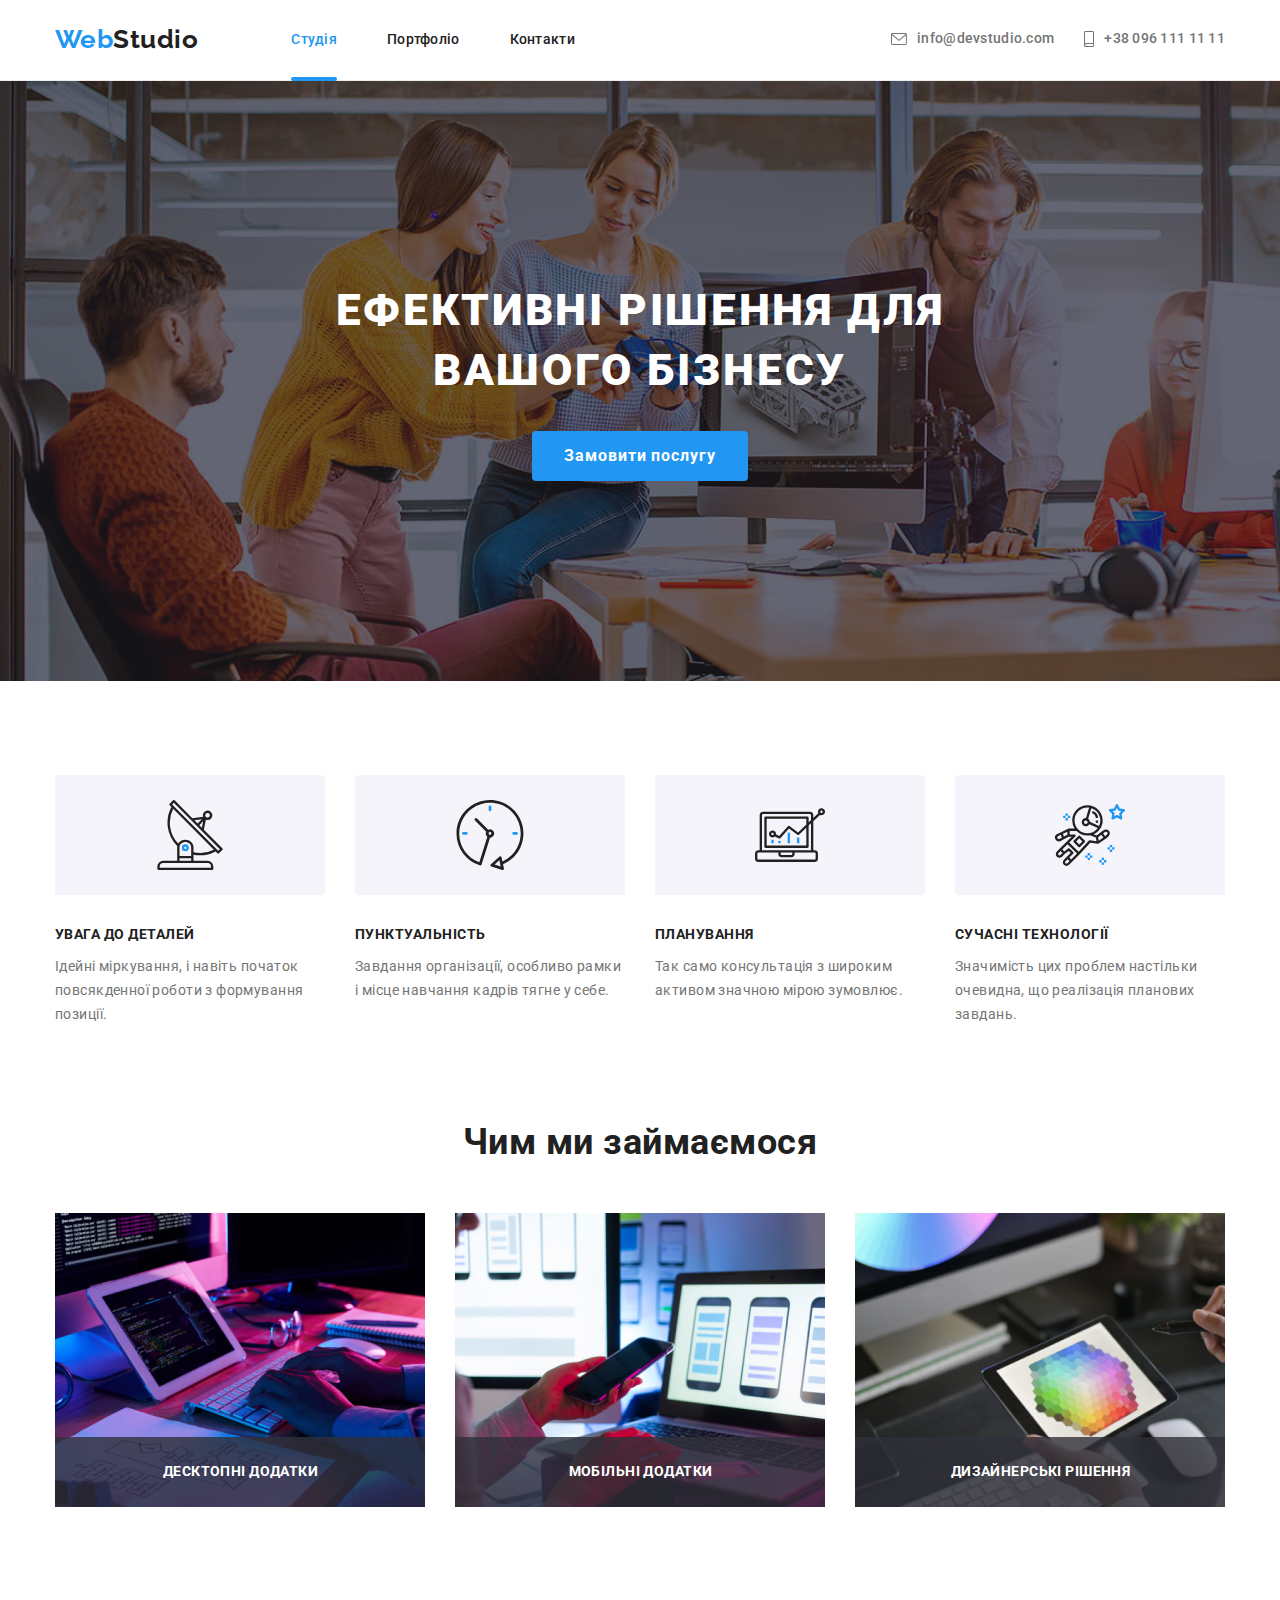
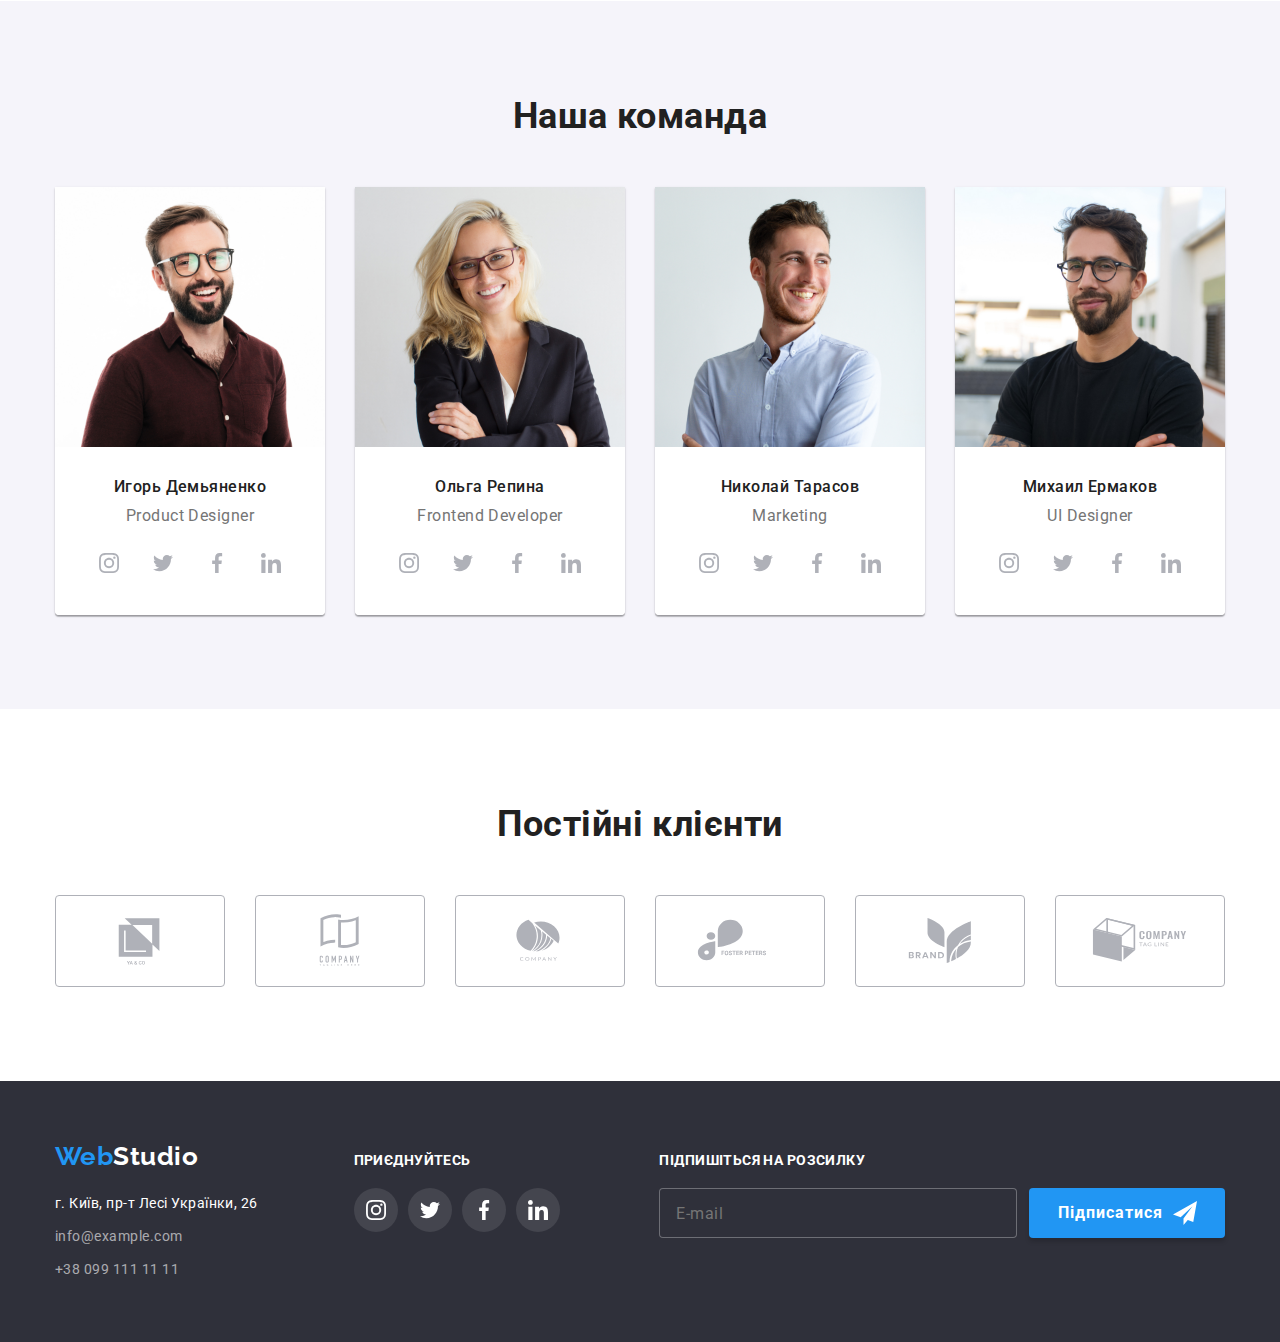
<file: index.html>
<!DOCTYPE html>
<html lang="ru">
<head>
    <meta charset="UTF-8">
    <meta http-equiv="X-UA-Compatible" content="IE=edge">
    <meta name="viewport" content="width=device-width, initial-scale=1.0">
    <title>Web Studio</title>
    <link rel="preconnect" href="https://fonts.googleapis.com">
    <link rel="preconnect" href="https://fonts.gstatic.com" crossorigin>
    <link href="https://fonts.googleapis.com/css2?family=Raleway:wght@700&family=Roboto:wght@400;500;700;900&display=swap"
        rel="stylesheet">
    <link rel="stylesheet" href="https://cdnjs.cloudflare.com/ajax/libs/modern-normalize/1.1.0/modern-normalize.min.css">
    <link rel="stylesheet" href="./css/styles.css">
</head>
<body class="page">
    <header class="page-header">
       <div class="container header"> 
            <a href="./index.html" class="logo">
                <span class="web">Web</span>Studio
            </a>
            <nav>
                <ul class="site-nav list">
                    <li class="item under-line">
                        <a href="./index.html" class="link current">Студія</a>
                    </li>
                    <li class="item under-line">
                        <a href="./portfolio.html" class="link">Портфоліо</a>
                    </li>
                    <li class="item under-line">
                        <a href="" class="link">Контакти</a>
                    </li>
                </ul>
            </nav>
            <ul class="header-contacts list">
                <li class="item">
                    <a href="mailto:info@devstudio.com" class="link for-icons">
                        <svg class="header-icons mail" width="16px" height="12px">
                            <use href="./images/icons.svg#icon-mail"></use>
                        </svg>
                            info@devstudio.com
                    </a>
                </li>
                <li class="item">
                    <a href="tel:+380961111111" class="link for-icons">
                        <svg class="header-icons tel" width="10px" height="16px">
                            <use href="./images/icons.svg#icon-tel"></use>
                        </svg>
                        +38 096 111 11 11</a>
                </li>
            </ul>
        </div>
        
    </header>
    <main class="page-main">
        <section class="hero overlay">
           <div class="container">
            <h1>Ефективні рішення для вашого бізнесу</h1>
            <button data-modal-open type="button" class="hero-button">Замовити послугу</button>
           </div>

        


        </section>

        <section class="main-section section">
           <div class="container">
            <h2 class="invisible-title">Наши переваги</h2>
            <ul class="list main-flex">
                <li class="main-section-li">
                    <div>
                        <svg width="70px" height="70px">
                            <use href="./images/icons.svg#icon-antenna"></use>
                        </svg>
                    </div>
                    <h3>Увага до деталей</h3>
                    <p>Ідейні міркування, і навіть початок повсякденної роботи з формування позиції.</p>
                </li>
                <li class="main-section-li">
                    <div>
                        <svg width="70px" height="70px">
                            <use href="./images/icons.svg#icon-clock"></use>
                        </svg>
                    </div>
                    <h3>Пунктуальність</h3>
                    <p>Завдання організації, особливо рамки і місце навчання кадрів тягне у себе.</p>
                </li>
                <li class="main-section-li">
                    <div>
                        <svg width="70px" height="70px">
                            <use href="./images/icons.svg#icon-diagram"></use>
                        </svg>
                    </div>
                    <h3>Планування</h3>
                    <p>Так само консультація з широким активом значною мірою зумовлює.</p>
                </li>
                <li class="main-section-li">
                    <div>
                        <svg width="70px" height="70px">
                            <use href="./images/icons.svg#icon-astronaut"></use>
                        </svg>
                    </div>
                    <h3>Сучасні технології</h3>
                    <p>Значимість цих проблем настільки очевидна, що реалізація планових завдань.</p>
                </li>
            </ul>
            </div>
        </section>
        
        <section class="main-section eployment">
            <div class="container">
            <h2>Чим ми займаємося</h2>
            <ul class="list main-flex">
                <li>
                    <div class="position">
                        <img src="./images/img1.jpg" alt="HTML верстка" width="370">
                        <p class="position-p">Десктопні додатки</p>
                    </div>
                </li>
                <li>
                    <div class="position">
                        <img src="./images/img2.jpg" alt="Создание приложений" width="370">
                        <p class="position-p">Мобільні додатки</p>
                         
                    </div>
                </li>
                <li>
                    <div class="position">
                        <img src="./images/img3.jpg" alt="Графическое оформление" width="370">
                        <p class="position-p">Дизайнерські рішення</p>
                    </div>
                </li>
            </ul>
            </div>  
        </section>    

        <section class="main-ourteam section">
            <div class="container">
                <h2>Наша команда</h2>
                <ul class="list main-flex">
                    <li class="shadow">
                        <div class="cards">
                            <img src="./images/work1.jpg" alt="Фото работника" width="270">
                            <h3>Игорь Демьяненко</h3>
                            <p>Product Designer</p>
                            <div>
                                <ul class="icons-list">
                                    <li class="list">
                                        <a href="" class="cards-link-icon">
                                            <svg class="cards-icon" width="20px" height="20px">
                                                <use href="./images/icons.svg#icon-instagram"></use>
                                            </svg></a>
                                    </li>
                                    <li class="list">
                                        <a href="" class="cards-link-icon">
                                            <svg class="cards-icon" width="20px" height="20px">
                                                <use href="./images/icons.svg#icon-twitter"></use>
                                            </svg>
                                        </a>
                                    </li>
                                    <li class="list">
                                        <a href="" class="cards-link-icon">
                                            <svg class="cards-icon" width="20px" height="20px">
                                                <use href="./images/icons.svg#icon-facebook"></use>
                                            </svg>
                                        </a>
                                    </li>
                                    <li class="list">
                                        <a href="" class="cards-link-icon">
                                            <svg class="cards-icon" width="20px" height="20px">
                                                <use href="./images/icons.svg#icon-linkedin"></use>
                                            </svg>
                                        </a>
                                    </li>
                                </ul>
                            </div>
                        </div>
                        
                    </li>
                    <li class="shadow">
                        <div class="cards">
                            <img src="./images/work2.jpg" alt="Фото работника" width="270">
                            <h3>Ольга Репина</h3>
                            <p>Frontend Developer</p>
                            <div>
                                <ul class="icons-list">
                                    <li class="list">
                                        <a href="" class="cards-link-icon">
                                            <svg class="cards-icon" width="20px" height="20px">
                                                <use href="./images/icons.svg#icon-instagram"></use>
                                            </svg></a>
                                    </li>
                                    <li class="list">
                                        <a href="" class="cards-link-icon">
                                            <svg class="cards-icon" width="20px" height="20px">
                                                <use href="./images/icons.svg#icon-twitter"></use>
                                            </svg>
                                        </a>
                                    </li>
                                    <li class="list">
                                        <a href="" class="cards-link-icon">
                                            <svg class="cards-icon" width="20px" height="20px">
                                                <use href="./images/icons.svg#icon-facebook"></use>
                                            </svg>
                                        </a>
                                    </li>
                                    <li class="list">
                                        <a href="" class="cards-link-icon">
                                            <svg class="cards-icon" width="20px" height="20px">
                                                <use href="./images/icons.svg#icon-linkedin"></use>
                                            </svg>
                                        </a>
                                    </li>
                                </ul>
                            </div>
                        </div>
                        
                    </li>
                    <li class="shadow">
                        <div class="cards">
                            <img src="./images/work3.jpg" alt="Фото работника" width="270">
                            <h3>Николай Тарасов</h3>
                            <p>Marketing</p>
                            <div>
                                <ul class="icons-list">
                                    <li class="list">
                                        <a href="" class="cards-link-icon">
                                            <svg class="cards-icon" width="20px" height="20px">
                                                <use href="./images/icons.svg#icon-instagram"></use>
                                            </svg></a>
                                    </li>
                                    <li class="list">
                                        <a href="" class="cards-link-icon">
                                            <svg class="cards-icon" width="20px" height="20px">
                                                <use href="./images/icons.svg#icon-twitter"></use>
                                            </svg>
                                        </a>
                                    </li>
                                    <li class="list">
                                        <a href="" class="cards-link-icon">
                                            <svg class="cards-icon" width="20px" height="20px">
                                                <use href="./images/icons.svg#icon-facebook"></use>
                                            </svg>
                                        </a>
                                    </li>
                                    <li class="list">
                                        <a href="" class="cards-link-icon">
                                            <svg class="cards-icon" width="20px" height="20px">
                                                <use href="./images/icons.svg#icon-linkedin"></use>
                                            </svg>
                                        </a>
                                    </li>
                                </ul>
                            </div>
                        </div>
                                            </li>
                    <li class="shadow">
                        <div class="cards">
                            <img src="./images/work4.jpg" alt="Фото работника" width="270">
                            <h3>Михаил Ермаков</h3>
                            <p>UI Designer</p>
                            <div>
                                <ul class="icons-list">
                                    <li class="list">
                                        <a href="" class="cards-link-icon">
                                            <svg class="cards-icon" width="20px" height="20px">
                                                <use href="./images/icons.svg#icon-instagram"></use>
                                            </svg></a>
                                    </li>
                                    <li class="list">
                                        <a href="" class="cards-link-icon">
                                            <svg class="cards-icon" width="20px" height="20px">
                                                <use href="./images/icons.svg#icon-twitter"></use>
                                            </svg>
                                        </a>
                                    </li>
                                    <li class="list">
                                        <a href="" class="cards-link-icon">
                                            <svg class="cards-icon" width="20px" height="20px">
                                                <use href="./images/icons.svg#icon-facebook"></use>
                                            </svg>
                                        </a>
                                    </li>
                                    <li class="list">
                                        <a href="" class="cards-link-icon">
                                            <svg class="cards-icon" width="20px" height="20px">
                                                <use href="./images/icons.svg#icon-linkedin"></use>
                                            </svg>
                                        </a>
                                    </li>
                                </ul>
                            </div>
                        </div>
                        
                    </li>
                </ul>
            </div>
        </section>

        <section class="main-section section">
            <div class="container">
                <h2>Постійні клієнти</h2>
                <ul class="list clients">
                    <li class="clients-li">
                        <a href="">
                            <svg class="logo-icon" width="106px" height="60px">
                                <use href="./images/icons.svg#icon-logo1"></use>
                            </svg>
                        </a>
                    </li>
                    <li class="clients-li">
                        <a href="">
                            <svg class="logo-icon" width="106px" height="60px">
                                <use href="./images/icons.svg#icon-logo2"></use>
                            </svg>
                        </a>
                    </li>
                    <li class="clients-li">
                        <a href="">
                            <svg class="logo-icon" width="106px" height="60px">
                                <use href="./images/icons.svg#icon-logo3"></use>
                            </svg>
                        </a>
                    </li>
                    <li class="clients-li">
                        <a href="">
                            <svg class="logo-icon" width="106px" height="60px">
                                <use href="./images/icons.svg#icon-logo4"></use>
                            </svg>
                        </a>
                    </li>
                    <li class="clients-li">
                        <a href="">
                            <svg class="logo-icon" width="106px" height="60px">
                                <use href="./images/icons.svg#icon-logo5"></use>
                            </svg>
                        </a>
                    </li>
                    <li class="clients-li">
                        <a href="">
                            <svg class="logo-icon" width="106px" height="60px">
                                <use href="./images/icons.svg#icon-logo6"></use>
                            </svg>
                         </a>
                    </li>
                </ul>
            </div>
        </section>
      
    </main>
    <footer class="page-footer">
        <div class="container footer-flex">
           <div class="footer-left">
                <a href="./index.html" class="logo">
                    <span class="web">Web</span><span class="studio">Studio</span>
                </a>
                <address>
                    <ul class="footer-adress list">
                        <li class="footer-adress-item">
                            <a href="" class="link adress">г. Київ, пр-т Лесі Українки, 26</a>
                        </li>
                        <li class="footer-adress-item">
                            <a href="mailto:info@example.com" class="link">info@example.com</a>
                        </li>
                        <li class="footer-adress-item">
                            <a href="tel:+380991111111" class="link">+38 099 111 11 11</a>
                        </li>
                    </ul>
                </address>
           </div>
           <div class="joinus">
            <p>
                Приєднуйтесь
            </p>    
            
                <ul class="joinus-icons">
                    <li class="list">
                        <a href="" class="footer-link-icon">
                            <svg class="footer-icon" width= "20px" height="20px">
                                <use href="./images/icons.svg#icon-instagram"></use>
                            </svg></a>
                    </li>
                    <li class="list">
                        <a href="" class="footer-link-icon" >
                            <svg class="footer-icon" width= "20px" height="20px">
                                <use href="./images/icons.svg#icon-twitter"></use>
                         </svg>
                        </a>
                    </li>
                    <li class="list">
                        <a href="" class="footer-link-icon">
                            <svg class="footer-icon" width= "20px" height="20px">
                                <use href="./images/icons.svg#icon-facebook"></use>
                            </svg>
                        </a>
                    </li>
                    <li class="list">
                        <a href="" class="footer-link-icon">
                            <svg class="footer-icon" width= "20px" height="20px">
                                <use href="./images/icons.svg#icon-linkedin"></use>
                            </svg>
                        </a>
                    </li>
                </ul>
           </div>

           <form class="footer-form">
            <div>
                <p class="footer-form-p">
                    Підпишіться на розсилку                
                </p>
                <div class="footer-input-flex">
                    <input type="text" name="E-mail" class="footer-input" placeholder="E-mail">
                    <button type="submit" class="footer-button">Підписатися
                        <svg class="footer-input-icon" width="24px" height="24px">
                            <use href="./images/icons.svg#flight-icon"></use>
                        </svg>
                    </button>
                    
                </div>
            </div>
           </form>
        </div>
    </footer>
    <div class="backdrop is-hidden" data-modal>
        <div class="modal">
             <button data-modal-close type="button" class="modal-button">
                <svg class="close-button" width="11px" height="11px">
                    <use href="./images/icons.svg#close-button"></use>
                </svg>
            </button>
            <h2 class="modal-title">Залиште свої дані, ми вам передзвонимо</h2>
            <form class="form" autocomplete="off">
                <div class="form-field">
                    <label for="name" class="form-label">Ім'я</label>
                    <div class="form-div">
                        <input 
                            type="text" 
                            class="form-input" 
                            name="name" 
                            id="name"
                            placeholder="">
                        <svg class="modal-svg" width="12px" height="12px">
                            <use href="./images/icons.svg#modal-name"></use>
                        </svg>
                    </div>
                </div>
                <div class="form-field">
                    <label for="tel" class="form-label">Телефон</label>
                    <div class="form-div">
                        <input 
                            type="tel" 
                            class="form-input" 
                            name="tel" 
                            id="tel"
                            placeholder="">
                        <svg class="modal-svg" width="14px" height="14px">
                            <use href="./images/icons.svg#modal-tel"></use>
                        </svg>
                    </div>
                </div>
                <div class="form-field">
                    <label for="mail" class="form-label">Пошта</label>
                    <div class="form-div">
                        <input 
                            type="email" 
                            class="form-input" 
                            name="mail" 
                            id="mail"
                            placeholder="">
                        <svg class="modal-svg" width="16px" height="12px">
                            <use href="./images/icons.svg#modal-mail"></use>
                        </svg>
                    </div>
                    
                </div>
                <div class="form-field">
                    <label for="comment" class="form-label">Коментар</label>
                    <textarea 
                        name="comment" 
                        id="comment" 
                        class="form-comment" 
                        placeholder="Введіть текст"></textarea>
                </div>
                
                <label class="terms">
                    <input class="checkbox" type="checkbox" name="terms" value="terms">
                    <svg class="nochecked-icon" width="16px" height="15px">
                        <use href="./images/icons.svg#no-checked"></use>
                    </svg>
                    <svg class="checked-icon" width="16px" height="15px">
                        <use href="./images/icons.svg#checked"></use>
                    </svg>
                    <span>Погоджуюся з розсилкою та приймаю</span>  
                </label>
                <a class="contract-terms" href="">Умови договору</a>
                 
                <div class="div-for-button">
                    <button type="submit" class="modal-send-button">Відправити</button>
                </div>
            </form>
        </div>
    </div>

    <script src="./js/modal.js"></script>
</body>
</html>
</file>
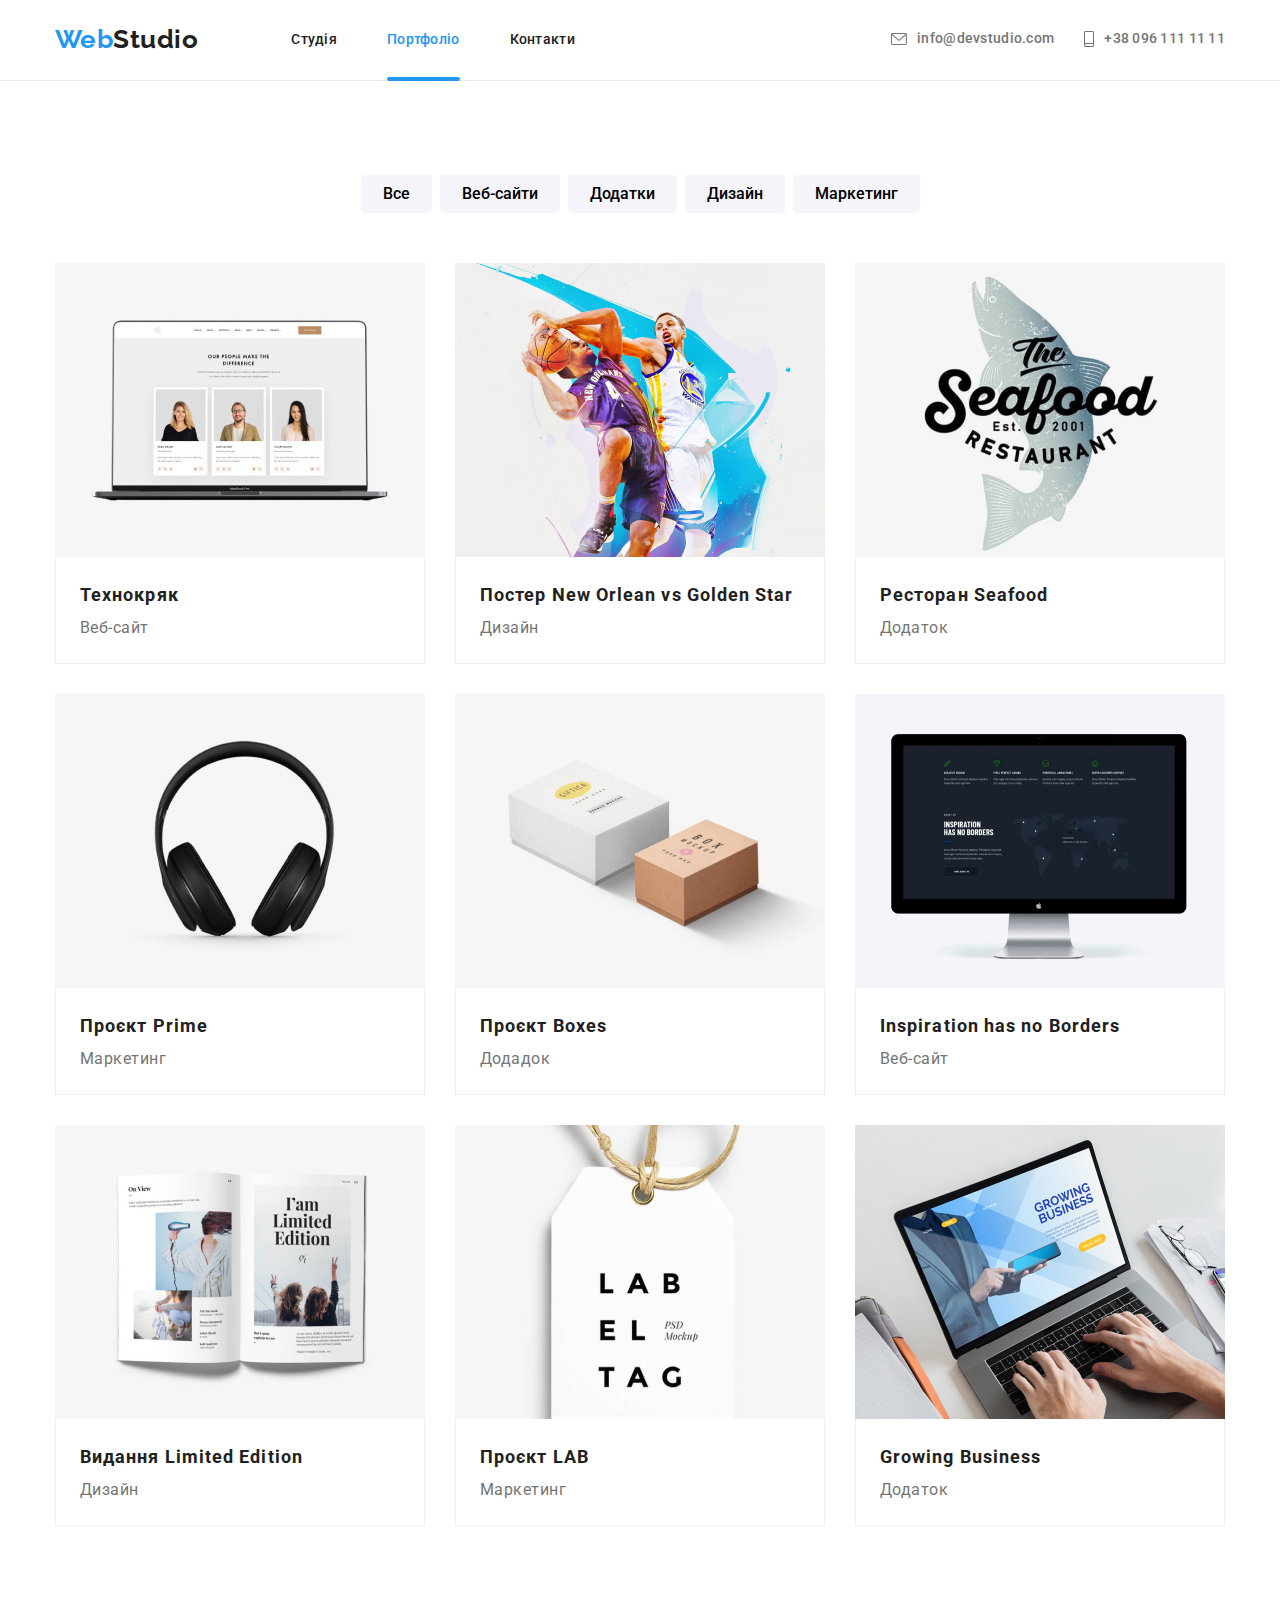
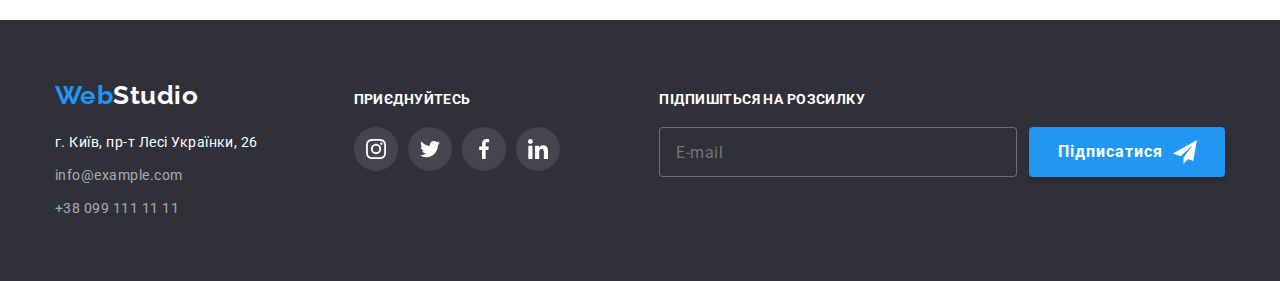
<file: portfolio.html>
<!DOCTYPE html>
<html lang="ru">
<head>
    <meta charset="UTF-8">
    <meta http-equiv="X-UA-Compatible" content="IE=edge">
    <meta name="viewport" content="width=device-width, initial-scale=1.0">
    <title>Portfolio</title>
    <link rel="preconnect" href="https://fonts.googleapis.com">
    <link rel="preconnect" href="https://fonts.gstatic.com" crossorigin>
    <link href="https://fonts.googleapis.com/css2?family=Raleway:wght@700&family=Roboto:wght@400;500;700;900&display=swap"
        rel="stylesheet">
    <link rel="stylesheet" href="https://cdnjs.cloudflare.com/ajax/libs/modern-normalize/1.1.0/modern-normalize.min.css">
    <link rel="stylesheet" href="./css/styles.css">
</head>
<body>
    <header class="page-header">
        <div class="container header">
            <a href="./index.html" class="logo">
                <span class="web">Web</span>Studio
            </a>
            <nav>
                <ul class="site-nav list">
                    <li class="item under-line">
                        <a href="./index.html" class="link">Студія</a>
                    </li>
                    <li class="item under-line">
                        <a href="./portfolio.html" class="link current">Портфоліо</a>
                    </li>
                    <li class="item under-line">
                        <a href="" class="link">Контакти</a>
                    </li>
                </ul>
            </nav>
            <ul class="header-contacts list">
                <li class="item">
                    <a href="mailto:info@devstudio.com" class="link for-icons">
                        <svg class="header-icons mail" width="16px" height="12px">
                            <use href="./images/icons.svg#icon-mail"></use>
                        </svg>
                        info@devstudio.com
                    </a>
                </li>
                <li class="item">
                    <a href="tel:+380961111111" class="link for-icons">
                        <svg class="header-icons tel" width="10px" height="16px">
                            <use href="./images/icons.svg#icon-tel"></use>
                        </svg>
                        +38 096 111 11 11</a>
                </li>
            </ul>
        </div>
    
    </header>
    <main>
        <section class="portfolio-section">
            <div class="container">
                <h1 class="invisible-title">Наши работы</h1>
                <ul class="list button-list">
                    <li>
                        <button type="button" class="portfolio-button">Все</button>
                    </li>
                    <li>
                        <button type="button" class="portfolio-button">Веб-сайти</button>
                    </li>
                    <li>
                        <button type="button" class="portfolio-button">Додатки</button>
                    </li>
                    <li>
                        <button type="button" class="portfolio-button">Дизайн</button>
                    </li>
                    <li>
                        <button type="button" class="portfolio-button">Маркетинг</button>
                    </li>
                </ul>
                <ul class="portfolio-text list">
                    <li class="li-flex">
                        <a href="">
                           <div class="li-flex-div">
                                <img src="./images/port1.jpg" alt="Картинка веб-сайту Технокряк" width="370">
                                <div>
                                    <p class="cards-hidden">
                                        Ресурс пропонує комплексні пропозиції з різним рівнем функціоналу та сервісів. Все це дозволить відвідувачу отримати
                                        вичерпні відомості про компанію чи приватну особу.
                                    </p>
                                </div>
                            </div>
                                
                             <div class="under-img">
                                    <h2>Технокряк</h2>
                                    <p>Веб-сайт</p>
                             </div>
                                                     
                        </a>
                    </li>
                    <li class="li-flex">
                        <a href="">
                            <div class="li-flex-div">
                                <img src="./images/port2.jpg" alt="Картинка постера про дизайн" width="370">
                                <div>
                                    <p class="cards-hidden">
                                        Ресурс пропонує комплексні пропозиції з різним рівнем функціоналу та сервісів. Все це дозволить відвідувачу отримати
                                        вичерпні відомості про компанію чи приватну особу.
                                    </p>
                                </div>
                            </div>    
                                
                                <div class="under-img">
                                    <h2>Постер New Orlean vs Golden Star</h2>
                                    <p>Дизайн</p>
                                </div>
                        </a>
                        
                    </li>
                    <li class="li-flex">
                        <a href="">
                            <div class="li-flex-div">
                                <img src="./images/port3.jpg" alt="Картинка додатку ресторана" width="370">
                                <div>
                                    <p class="cards-hidden">
                                        Ресурс пропонує комплексні пропозиції з різним рівнем функціоналу та сервісів. Все це дозволить відвідувачу отримати
                                        вичерпні відомості про компанію чи приватну особу.
                                    </p>
                                </div>
                            </div>
                            <div class="under-img">
                                <h2>Ресторан Seafood</h2>
                                <p>Додаток</p>
                            </div>
                        </a>
                        
                    </li>
                    <li class="li-flex">
                        <a href="">
                            <div class="li-flex-div">
                                <img src="./images/port4.jpg" alt="Картинка проекта по маркетингу" width="370">
                                <div>
                                    <p class="cards-hidden">
                                        Ресурс пропонує комплексні пропозиції з різним рівнем функціоналу та сервісів. Все це дозволить відвідувачу отримати
                                        вичерпні відомості про компанію чи приватну особу.
                                    </p>
                                </div>
                            </div>
                            
                            <div class="under-img">
                                <h2>Проєкт Prime</h2>
                                <p>Маркетинг</p>
                            </div>
                        </a>
                        
                    </li>
                    <li class="li-flex">
                        <a href="">
                            <div class="li-flex-div">
                                <img src="./images/port5.jpg" alt="Картинка приложения Boxes" width="370">
                                <div>
                                    <p class="cards-hidden">
                                        Ресурс пропонує комплексні пропозиції з різним рівнем функціоналу та сервісів. Все це дозволить відвідувачу отримати
                                        вичерпні відомості про компанію чи приватну особу.
                                    </p>
                                </div>
                            </div>
                            
                            <div class="under-img">
                                <h2>Проєкт Boxes</h2>
                                <p>Додадок</p>
                            </div>
                        </a>
                    </li>
                    <li class="li-flex">
                        <a href="">
                           <div class="li-flex-div">
                            <img src="./images/port6.jpg" alt="Картинка веб-сайту" width="370">
                            <div>
                                <p class="cards-hidden">
                                    Ресурс пропонує комплексні пропозиції з різним рівнем функціоналу та сервісів. Все це дозволить відвідувачу отримати
                                    вичерпні відомості про компанію чи приватну особу.
                                </p>
                            </div>
                           </div>
                            <div class="under-img">
                                <h2>Inspiration has no Borders</h2>
                                <p>Веб-сайт</p>
                            </div>
                        </a>
                    </li>
                    <li class="li-flex">
                        <a href="">
                            <div class="li-flex-div">
                                <img src="./images/port7.jpg" alt="Картинка з дизайном" width="370">
                                <div>
                                    <p class="cards-hidden">
                                        Ресурс пропонує комплексні пропозиції з різним рівнем функціоналу та сервісів. Все це дозволить відвідувачу отримати
                                        вичерпні відомості про компанію чи приватну особу.
                                    </p>
                                </div>
                            </div>
                            
                            <div class="under-img">
                                <h2>Видання Limited Edition</h2>
                                <p>Дизайн</p>
                            </div>
                        </a>
                     </li>
                    <li class="li-flex">
                       <a href="">
                        <div class="li-flex-div">
                            <img src="./images/port8.jpg" alt="Картинка проєкту по маркетингу" width="370">
                            <div>
                                <p class="cards-hidden">
                                    Ресурс пропонує комплексні пропозиції з різним рівнем функціоналу та сервісів. Все це дозволить відвідувачу отримати
                                    вичерпні відомості про компанію чи приватну особу.
                                </p>
                            </div>
                        </div>
                        
                        <div class="under-img">
                            <h2>Проєкт LAB</h2>
                            <p>Маркетинг</p>
                        </div>
                       </a>
                    </li>
                    <li class="li-flex">
                        <a href="">
                            <div class="li-flex-div">
                                <img src="./images/port9.jpg" alt="Картинка додатку Growing Business" width="370">
                                <div>
                                    <p class="cards-hidden">
                                        Ресурс пропонує комплексні пропозиції з різним рівнем функціоналу та сервісів. Все це дозволить відвідувачу отримати
                                        вичерпні відомості про компанію чи приватну особу.
                                    </p>
                                </div>
                            </div>
                            <div class="under-img">
                                <h2>Growing Business</h2>
                                <p>Додаток</p>
                            </div>
                        </a>
                    </li>
                </ul>
            </div>
        </section>
    </main>
<footer class="page-footer">
    <div class="container footer-flex">
        <div class="footer-left">
            <a href="./index.html" class="logo">
                <span class="web">Web</span><span class="studio">Studio</span>
            </a>
            <address>
                <ul class="footer-adress list">
                    <li class="footer-adress-item">
                        <a href="" class="link adress">г. Київ, пр-т Лесі Українки, 26</a>
                    </li>
                    <li class="footer-adress-item">
                        <a href="mailto:info@example.com" class="link">info@example.com</a>
                    </li>
                    <li class="footer-adress-item">
                        <a href="tel:+380991111111" class="link">+38 099 111 11 11</a>
                    </li>
                </ul>
            </address>
        </div>
        <div class="joinus">
            <p>
                Приєднуйтесь
            </p>

            <ul class="joinus-icons">
                <li class="list">
                    <a href="" class="footer-link-icon">
                        <svg class="footer-icon" width="20px" height="20px">
                            <use href="./images/icons.svg#icon-instagram"></use>
                        </svg></a>
                </li>
                <li class="list">
                    <a href="" class="footer-link-icon">
                        <svg class="footer-icon" width="20px" height="20px">
                            <use href="./images/icons.svg#icon-twitter"></use>
                        </svg>
                    </a>
                </li>
                <li class="list">
                    <a href="" class="footer-link-icon">
                        <svg class="footer-icon" width="20px" height="20px">
                            <use href="./images/icons.svg#icon-facebook"></use>
                        </svg>
                    </a>
                </li>
                <li class="list">
                    <a href="" class="footer-link-icon">
                        <svg class="footer-icon" width="20px" height="20px">
                            <use href="./images/icons.svg#icon-linkedin"></use>
                        </svg>
                    </a>
                </li>
            </ul>
        </div>

        <form class="footer-form">
            <div>
                <p class="footer-form-p">
                    Підпишіться на розсилку
                </p>
                <div class="footer-input-flex">
                    <input type="text" name="E-mail" class="footer-input" placeholder="E-mail">
                    <button type="submit" class="footer-button">Підписатися
                        <svg class="footer-input-icon" width="24px" height="24px">
                            <use href="./images/icons.svg#flight-icon"></use>
                        </svg>
                    </button>

                </div>
            </div>
        </form>
    </div>
</footer>
</body>
</html>
</file>
<file: css/styles.css>
:root {
    --primary-text-color: #212121;
    --accent-color: #2196F3;
    --secondary-text-color: #757575;
    --secondary-accent-color: #FFF;
    --primary-bg-color: #ffff;
    --secondary-bg-color: #f5f4fa;
}
.list {
    padding: 0px;
    margin: 0px;
    list-style: none;
}
body {
    color: var(--primary-text-color);
    font-family: roboto, sans-serif;
    letter-spacing: 0.03em;
}
h1,
h2,
h3,
p {
    margin: 0px;
}
/* Header */
.header {
    display: flex;
    align-items: center;
}

.container {
    position: relative;
    width: 1200px;
    padding-left: 15px;
    padding-right: 15px;
    margin-left: auto;
    margin-right: auto;
}
.page-header {
    padding-top: 24px;
    padding-bottom: 25px;
    border-bottom-width: 1px;
    border-bottom-style: solid;
    border-bottom-color: #ececec;
}
.logo {
    display: inline-block;
    color: var(--primary-text-color);
    text-decoration: none;
    font-family: raleway, sens-serif;
    font-weight: 700;
    font-size: 26px;
    line-height: 1.19;
    }

.logo .web {
    color: var(--accent-color);
}
.site-nav .link {
    color: var(--primary-text-color);
    text-decoration: none;
    font-weight: 500;
    font-size: 14px;
    line-height: 1.14;
    letter-spacing: 0.02em;
    transition: color 250ms cubic-bezier(0.4, 0, 0.2, 1);
}
.site-nav {
    display: flex;
    margin-left: 93px;  
}

/* Нижнє підкреслення */
.under-line {
    position: relative;
}
.under-line .current::after {
    content: '';
    position: absolute;
    display: block;
    width: 100%;
    height: 4px;
    left: 0;
    top: 47px;
    border-radius: 2px;
    background-color: var(--accent-color);

}


.site-nav .item {
    margin-right: 50px;
}
.site-nav .item:last-child {
    margin-right: 0px;
}
.header-contacts .item {
    margin-right: 30px;
}
.header-contacts .item:last-child {
    margin-right: 0px;
}
.site-nav .link:hover,
.site-nav .link:focus,
.header-contacts .link:hover,
.header-contacts .link:focus,
.footer-adress .link:hover,
.footer-adress .link:focus {
    color: var(--accent-color)
  }

.link svg {
    margin-right: 10px;
}

.site-nav .link.current {
    color: var(--accent-color)
}
.header-contacts .link {
    color: var(--secondary-text-color);
    text-decoration: none;
    font-weight: 500;
    font-size: 14px;
    line-height: 1.14;
    letter-spacing: 0.02em;
    transition: color 250ms cubic-bezier(0.4, 0, 0.2, 1);
}

.header-contacts {
    display: flex;
    margin-top: 0px;
    margin-bottom: 0px;
    padding: 0px;
    margin-left: auto;
    align-items: center;
}
/* задання кольору іконкам в хедері */
.header-icons {
    fill: var(--secondary-text-color);
    transition: fill 250ms cubic-bezier(0.4, 0, 0.2, 1);
 }
 
/* задання кольору при ховері і фокусі іконки */
.link:hover .header-icons,
.link:focus .header-icons {
    fill: var(--accent-color);
}
/* для вирівнювання іконки з текстом в хедері */
.link.for-icons {
    display: flex;
    align-items: center;
}

/* Main */
.hero {
    color: var(--secondary-accent-color);
    background-color: #2F303A;
    text-align: center;
    padding-top: 200px;
    padding-bottom: 200px;
}
.overlay {
    background-image: linear-gradient(
    to right, 
    rgba(47, 48, 58, 0.4),
    rgba(47, 48, 58, 0.4)
    ),
    url(../images/bgi.jpg);
    max-width: 1600px;
    height: 600px;
    margin-left: auto;
    margin-right: auto;
}
.hero h1 {
    font-weight: 900;
    font-size: 44px;
    line-height: 1.36;
    letter-spacing: 0.06em;
    text-transform: uppercase;
    margin-bottom: 30px;
    padding-left: 250px;
    padding-right: 250px;
}

.hero-button {
    display: inline-block;
    background-color: var(--accent-color);
    color: var(--secondary-accent-color);
    font-family: roboto, sans-serif;
    cursor: pointer;
    font-weight: 700;
    font-size: 16px;
    line-height: 1.88;
    align-items: center;
    letter-spacing: 0.06em;
    width: auto;
    padding: 10px 32px;
    border-radius: 4px;
    border-style: hidden;
    transition: background-color 250ms cubic-bezier(0.4, 0, 0.2, 1);
}
.hero-button:hover,
.hero-button:focus {
    background-color: #188CE8;
}

.main-section-li {
    width: 270px;
}
.main-flex {
    display: flex;
    justify-content: space-between;
}
.section {
    padding-top: 94px;
    padding-bottom: 94px;
      }

.eployment {
    padding-bottom: 94px;
}
.main-section {
    background-color: var(--primary-bg-color);
}
.main-ourteam {
    background-color: var(--secondary-bg-color);
}
.main-section h2,
.main-ourteam h2 {
    font-weight: 700;
    font-size: 36px;
    line-height: 1.17;
    text-align: center;
    margin-bottom: 50px;
}
.main-section .invisible-title {
    margin-bottom: 0px;
    font-size: 0px;
}
.main-section p {
    color: var(--secondary-text-color);
    font-size: 14px;
    line-height: 1.71;
    letter-spacing: 0.03em;
}

 .main-section-li h3{
    margin-bottom: 10px;
    
}
/* іконки над текстом */
.main-section-li > div {
    height: 120px;
    display: flex;
    justify-content: center;
    align-items: center;
    margin-bottom: 30px;
    text-align: center;
    background: #F5F4FA;
    border-radius: 4px;
}
.main-section h3 {
    font-weight: 700;
    font-size: 14px;
    line-height: 1.42;
    text-transform: uppercase;
}
.main-ourteam h3 {
    font-weight: 500;
    font-size: 16px;
    line-height: 1.19;
}
.main-ourteam p {
    color: var(--secondary-text-color);
    font-size: 16px;
    line-height: 1.19;
    }
.cards {
    background-color: #fff;
    text-align: center;
    padding-bottom: 30px;
    border-bottom-right-radius: 4px;
    border-bottom-left-radius: 4px;
}
.cards img,
.main-flex img {
    display: block;
}
.cards h3 {
    margin-top: 30px;
    margin-bottom: 10px;
}
.cards p {
    margin-bottom: 16px;
}
.icons-list {
    display: flex;
    padding: 0;
    justify-content: center;
}

.cards-icon {
    fill: #AFB1B8;
    transition: fill 250ms cubic-bezier(0.4, 0, 0.2, 1);
}
.cards-link-icon {
    display: flex;
    justify-content: center;
    align-items: center;
    width: 44px;
    height: 44px;
    border-radius: 50%;
    background-color: var(--secondary-accent-color);
    transition: background-color 250ms cubic-bezier(0.4, 0, 0.2, 1);
}
.cards-link-icon:hover,
.cards-link-icon:focus {
    background-color: var(--accent-color)
    
}

.cards-link-icon:hover .cards-icon,
.cards-link-icon:focus .cards-icon {
    fill: var(--secondary-accent-color)
}

.shadow {
    box-shadow: 
    0px 1px 3px rgba(0, 0, 0, 0.12),
    0px 1px 1px rgba(0, 0, 0, 0.14), 
    0px 2px 1px rgba(0, 0, 0, 0.2);
    border-radius: 0px 0px 4px 4px;
}
/* відступи між іконками картки */
.icons-list li {
    margin-right: 10px;
}

.icons-list li:last-child {
    margin-right: 0px;
}

.clients {
    display: flex;
    justify-content: center;
    
}
.clients-li a{  
    display: flex;
    width: 170px;
    height: 92px;
    justify-content: center;
    align-items: center;
    border: solid 1px rgba(175, 177, 184, 1);
    border-radius: 4px;
    background-color: var(--primary-bg-color);
    transition: border 250ms cubic-bezier(0.4, 0, 0.2, 1);
}
.clients li {
    margin-right: 30px;
}
.clients li:last-child {
    margin-right: 0px;
}
.logo-icon {
    fill: rgba(175, 177, 184, 1);
    transition: fill 250ms cubic-bezier(0.4, 0, 0.2, 1);
}
.clients-li a:hover .logo-icon,
.clients-li a:focus .logo-icon {
    fill: var(--accent-color)
}
.clients-li a:hover, 
.clients-li a:focus  {
    border: solid 1px var(--accent-color);
}

.position {
    position: relative;
    
 } 


.position .position-p {
    padding: 27px 82px 27px 83px;
    margin: 0;
    display: block;
    position: absolute;
    height: 70px;
    width: 100%;
    bottom: 0;
    left: 0;
    color: var(--secondary-accent-color);
    text-transform: uppercase;
    font-size: 14px;
    line-height: 1.14;
    letter-spacing: 0.03em;
    font-weight: 700;
    background-color: rgba(47, 48, 58, 0.8);
    text-align: center;
}



/* Footer */
.logo .studio {
    color: var(--secondary-accent-color);

}
.page-footer .logo {
    margin-bottom: 20px;
}

.footer-adress .adress {
    text-decoration: none;
    color: var(--secondary-accent-color);
    font-style: normal;
    font-size: 14px;
    line-height: 1.71;
}
.footer-adress a {
    text-decoration: none;
    color: rgba(255, 255, 255, 0.6);
    font-style: normal;
    font-size: 14px;
    line-height: 1.71;
    transition: color 250ms cubic-bezier(0.4, 0, 0.2, 1);
    
}

.footer-adress li{
    margin-bottom: 9px;
    
}
.footer-adress .footer-adress-item:last-child {
    margin-bottom: 0px;
}
.page-footer {
    color: var(--secondary-accent-color);
    background-color: #2F303A;
    padding-top: 60px;
    padding-bottom: 60px;
}
/* для позиціонування двох div в футері */
.footer-flex    {
    display: flex;
    align-items: baseline;
    justify-content: space-between;
}
/* для позиціонування всіх іконок в футері */
.joinus-icons {
    display: flex;
    margin: 0;
    padding: 0;
}
.joinus > p {
    margin-bottom: 20px;
    font-family: 'Roboto';
    font-weight: 700;
    font-size: 14px;
    line-height: 1.143;
    letter-spacing: 0.03em;
    text-transform: uppercase;
    color: var(--secondary-accent-color);
  
}
.joinus {
    display: inline-block;
    /* margin-left: 70px; */
    margin-right: 4px;
}

.footer-link-icon {
    display: flex;
    justify-content: center;
    align-items: center;
    width: 44px;
    height: 44px;
    border-radius: 50%;
    background-color: rgba(255, 255, 255, 0.1);
    transition: background-color 250ms cubic-bezier(0.4, 0, 0.2, 1);
 }
.footer-icon {
    fill: var(--secondary-accent-color);
}
.footer-link-icon:hover,
.footer-link-icon:focus {
    background-color: var(--accent-color)
}
/* відступи між іконками футера */
.joinus-icons li{
    margin-right: 10px;
}

.joinus-icons li:last-child {
    margin-right: 0px;
}

.footer-button {
    position: relative;
    display: inline-block;
    height: 50px;
    background-color: var(--accent-color);
    color: var(--secondary-accent-color);
    font-family: roboto, sans-serif;
    cursor: pointer;
    font-weight: 700;
    font-size: 16px;
    line-height: 1.6;
    align-items: center;
    letter-spacing: 0.06em;
    width: auto;
    padding: 10px 62px 10px 29px;
    margin-left: 12px;
    border-radius: 4px;
    border-style: hidden;
    box-shadow:
        0px 4px 4px rgba(0, 0, 0, 0.15);
    transition: background-color 250ms cubic-bezier(0.4, 0, 0.2, 1);
}
.footer-button:hover,
.footer-button:focus {
    background-color: #188CE8;
}

.footer-input-icon {
    position: absolute;
    top: 13px;
    right: 28px;
    fill: #FFF;
   }

.footer-form {
    /* position: absolute; */
    top: 10px;
    right: 15px;
}

.footer-input-flex {
    display: flex;
}

.footer-input {
    width: 358px;
    height: 50px;
    padding-left: 16px;
    background-color: #2F303A;
    outline: none;
    border: 1px solid rgba(255, 255, 255, 0.3);
    border-radius: 4px;
    color: var(--secondary-accent-color);
    margin: 0;
}

.footer-input::placeholder {
    font-family: roboto;
    font-weight: 400;
    font-size: 16px;
    line-height: 1.25;
    letter-spacing: 0.03em;
}
.footer-form-p {
    margin-bottom: 20px;
    font-family: 'Roboto';
    font-weight: 700;
    font-size: 14px;
    line-height: 1.143;
    letter-spacing: 0.03em;
    text-transform: uppercase;
    color: var(--secondary-accent-color);
  
}

/* Модальне вікно */
.backdrop {
    position: fixed;
    top: 0;
    left: 0;
    width: 100%;
    height: 100%;
    background-color: rgba(0, 0, 0, 0.2);
    opacity: 1;
    transition: opacity 250ms cubic-bezier(0.4, 0, 0.2, 1);

}

.backdrop.is-hidden {
    opacity: 0;
    pointer-events: none;
    /* visibility: hidden; */

}

.backdrop.is-hidden .modal {
    transform: translate(-50%, -50%) scale(0.6);
}

.modal {
    position: absolute;
    padding: 40px;
    top: 50%;
    left: 50%;
    width: 528px;
    height: 581px;
    background-color: #fff;
    border-radius: 1px;
    box-shadow:
        0px 2px 1px rgba(0, 0, 0, 0.2),
        0px 1px 1px rgba(0, 0, 0, 0.14),
        0px 1px 3px rgba(0, 0, 0, 0.12);
    transform: translate(-50%, -50%) scale(1);
    transition: transform 250ms cubic-bezier(0.4, 0, 0.2, 1);
    ;

}

.modal-button {
    position: absolute;
    top: 8px;
    right: 8px;
    display: flex;
    justify-content: center;
    align-items: center;
    height: 30px;
    width: 30px;
    border-radius: 50%;
    border: 1px solid rgba(0, 0, 0, 0.1);
    background-color: #fff;
    fill: #000;
    transition: fill 250ms cubic-bezier(0.4, 0, 0.2, 1);
}

.modal-button:hover,
.modal-button:focus {
    fill: var(--accent-color);

}

.modal-title {
    font-family: Roboto;
    font-weight: 700;
    font-size: 20px;
    line-height: 1.15;
    Letter-spacing: 0.03em;
    margin-bottom: 12px;
    text-align: center;
}


.form-field {
    margin-bottom: 10px;
    display: flex;
    flex-direction: column;

}

.form-input {
    width: 100%;
    height: 40px;
    border-radius: 4px;
    border: 1px solid rgba(33, 33, 33, 0.2);
    padding-left: 42px;
    outline: none;
    transition: border 250ms cubic-bezier(0.4, 0, 0.2, 1);
}

.form-comment {
    resize: none;
    height: 120px;
    padding: 12px 16px;
    border-radius: 4px;
    border-color: rgba(33, 33, 33, 0.2);
    margin-top: 4px;
    outline: none;
    transition: border 250ms cubic-bezier(0.4, 0, 0.2, 1);

}

.form-comment::placeholder {
    font-family: Roboto;
    font-weight: 400;
    font-size: 12px;
    line-height: 1.17;
    Letter-spacing: 0.01em;
    color: rgba(117, 117, 117, 0.5);
}


.form-label {
    margin-bottom: 4px;
    font-family: Roboto;
    font-weight: 400;
    font-size: 12px;
    line-height: 1.17;
    Letter-spacing: 0.01em;
    color: rgba(117, 117, 117, 1);
}

.form-div {
    position: relative;
}

.modal-svg {
    position: absolute;
    left: 15px;
    top: 50%;
    transform: translateY(-50%);
    transition: fill 250ms cubic-bezier(0.4, 0, 0.2, 1);

}

.checkbox {
    appearance: none;

}

.terms {
    position: relative;
}

.terms span {
    margin-left: 36px;
    font-family: Roboto;
    font-weight: 400;
    font-size: 14px;
    line-height: 1.71;
    letter-spacing: 0.03em;
    color: var(--secondary-text-color);

}

.contract-terms {
    font-family: Roboto;
    font-weight: 400;
    font-size: 14px;
    line-height: 1.71;
    letter-spacing: 0.03em;
    color: var(--accent-color);

}

.nochecked-icon {
    position: absolute;
    top: 2px;
    left: 13px;
    transition: opacity 250ms cubic-bezier(0.4, 0, 0.2, 1);
}

.checked-icon {
    position: absolute;
    top: 2px;
    left: 13px;
    opacity: 0;
    transition: opacity 250ms cubic-bezier(0.4, 0, 0.2, 1);
}

.checkbox:checked~.nochecked-icon {
    opacity: 0;
}

.checkbox:checked~.checked-icon {
    opacity: 1;
}

.div-for-button {
    text-align: center;
    margin-top: 30px;
}

.modal-send-button {
    display: inline-block;
    height: 50px;
    background-color: var(--accent-color);
    color: var(--secondary-accent-color);
    font-family: roboto, sans-serif;
    cursor: pointer;
    font-weight: 700;
    font-size: 16px;
    line-height: 1.6;
    align-items: center;
    letter-spacing: 0.06em;
    width: auto;
    padding: 10px 55px;
    border-radius: 4px;
    border-style: hidden;
    box-shadow:
        0px 4px 4px rgba(0, 0, 0, 0.15);
    transition: background-color 250ms cubic-bezier(0.4, 0, 0.2, 1);
}

.modal-send-button:hover,
.modal-send-button:focus {
    background-color: #188CE8;
}



.form-input:focus~.modal-svg {
    fill: var(--accent-color);
}

.form-input:focus {
    border: 1px solid var(--accent-color);
}

.form-comment:focus {
    border: 1px solid var(--accent-color);
}

/* Portfolio */

.portfolio-section {
    background-color: #FFF;
    padding-top: 94px;
    padding-bottom: 94px;
}
.button-list {
    display: flex;
    margin-bottom: 50px;
    justify-content: center;
}
.invisible-title {
    font-size: 0px;
    color: transparent;

}

.portfolio-section p {
    color: var(--secondary-text-color);
}
.portfolio-section .portfolio-button {
    background-color: #F5F4FA;
} 
.portfolio-section .portfolio-button:hover,
.portfolio-section .portfolio-button:focus {
    color: var(--secondary-accent-color);
    background-color: var(--accent-color);
}
.portfolio-button {
    display: inline-block;
    cursor: pointer;
    font-family: Roboto, sans-serif;
    font-weight: 500;
    font-size: 16px;
    line-height: 1.62;
    text-align: center;
    padding: 6px 22px;
    border-radius: 4px;
    border-style: hidden;
    transition: background-color 250ms cubic-bezier(0.4, 0, 0.2, 1), box-shadow 250ms cubic-bezier(0.4, 0, 0.2, 1), color 250ms cubic-bezier(0.4, 0, 0.2, 1);
}
.button-list li {
    margin-right: 8px;
}
.button-list li:last-child {
    margin-right: 0px;
}

.portfolio-text {
    display: flex;
    flex-wrap: wrap;
    }
.li-flex    {
    width: 370px;
    margin-right: 30px;
    margin-bottom: 30px;
    transition: box-shadow 250ms cubic-bezier(0.4, 0, 0.2, 1);
    
}
.li-flex:nth-child(3n) {
    margin-right: 0px;
}
.li-flex:nth-last-child(-n+3) {
    margin-bottom: 0px;
}

.li-flex a{
    text-decoration: none;
}
.under-img h2 {
    color: var(--primary-text-color);
    font-weight: 700;
    font-size: 18px;
    line-height: 2;
    letter-spacing: 0.06em;
}

.under-img p {
    color: var(--secondary-text-color);
    font-size: 16px;
    line-height: 1.88;
}
.under-img {
    padding: 20px 24px;
    border-color: #eeeeee;
    border-right-style: solid;
    border-right-width: 1px;
    border-bottom-style: solid;
    border-bottom-width: 1px;   
    border-left-style: solid;
    border-left-width: 1px;
}
.li-flex img {
    display: block;
}
.li-flex:hover{

    box-shadow: 
    1px 4px 6px rgba(0, 0, 0, 0.16),
    0px 4px 4px rgba(0, 0, 0, 0.06),
    0px 1px 1px rgba(0, 0, 0, 0.12);
}
.portfolio-button:hover,
.portfolio-button:focus {
    box-shadow:
    0px 2px 2px rgba(0, 0, 0, 0.12),
    0px 1px 2px rgba(0, 0, 0, 0.08),
    0px 3px 1px rgba(0, 0, 0, 0.1);
    
}

.li-flex-div {
    position: relative;
    overflow: hidden;
}
.portfolio-text .cards-hidden {
    position: absolute;
    width: 100%;
    height: 100%;
    top: 0;
    left: 0;

    transform: translateY(100%);
    transition: transform 250ms cubic-bezier(0.4, 0, 0.2, 1);

    padding: 63px 24px 63px 24px;
    background-color: rgba(33, 150, 243, 0.9);
    color: #FFF;
    Font-size: 18px; 
    Line-height: 1.55;
    Letter-spacing: 0.03em;
}


.li-flex:hover .cards-hidden {
    transform: translateY(0);
}
</file>
